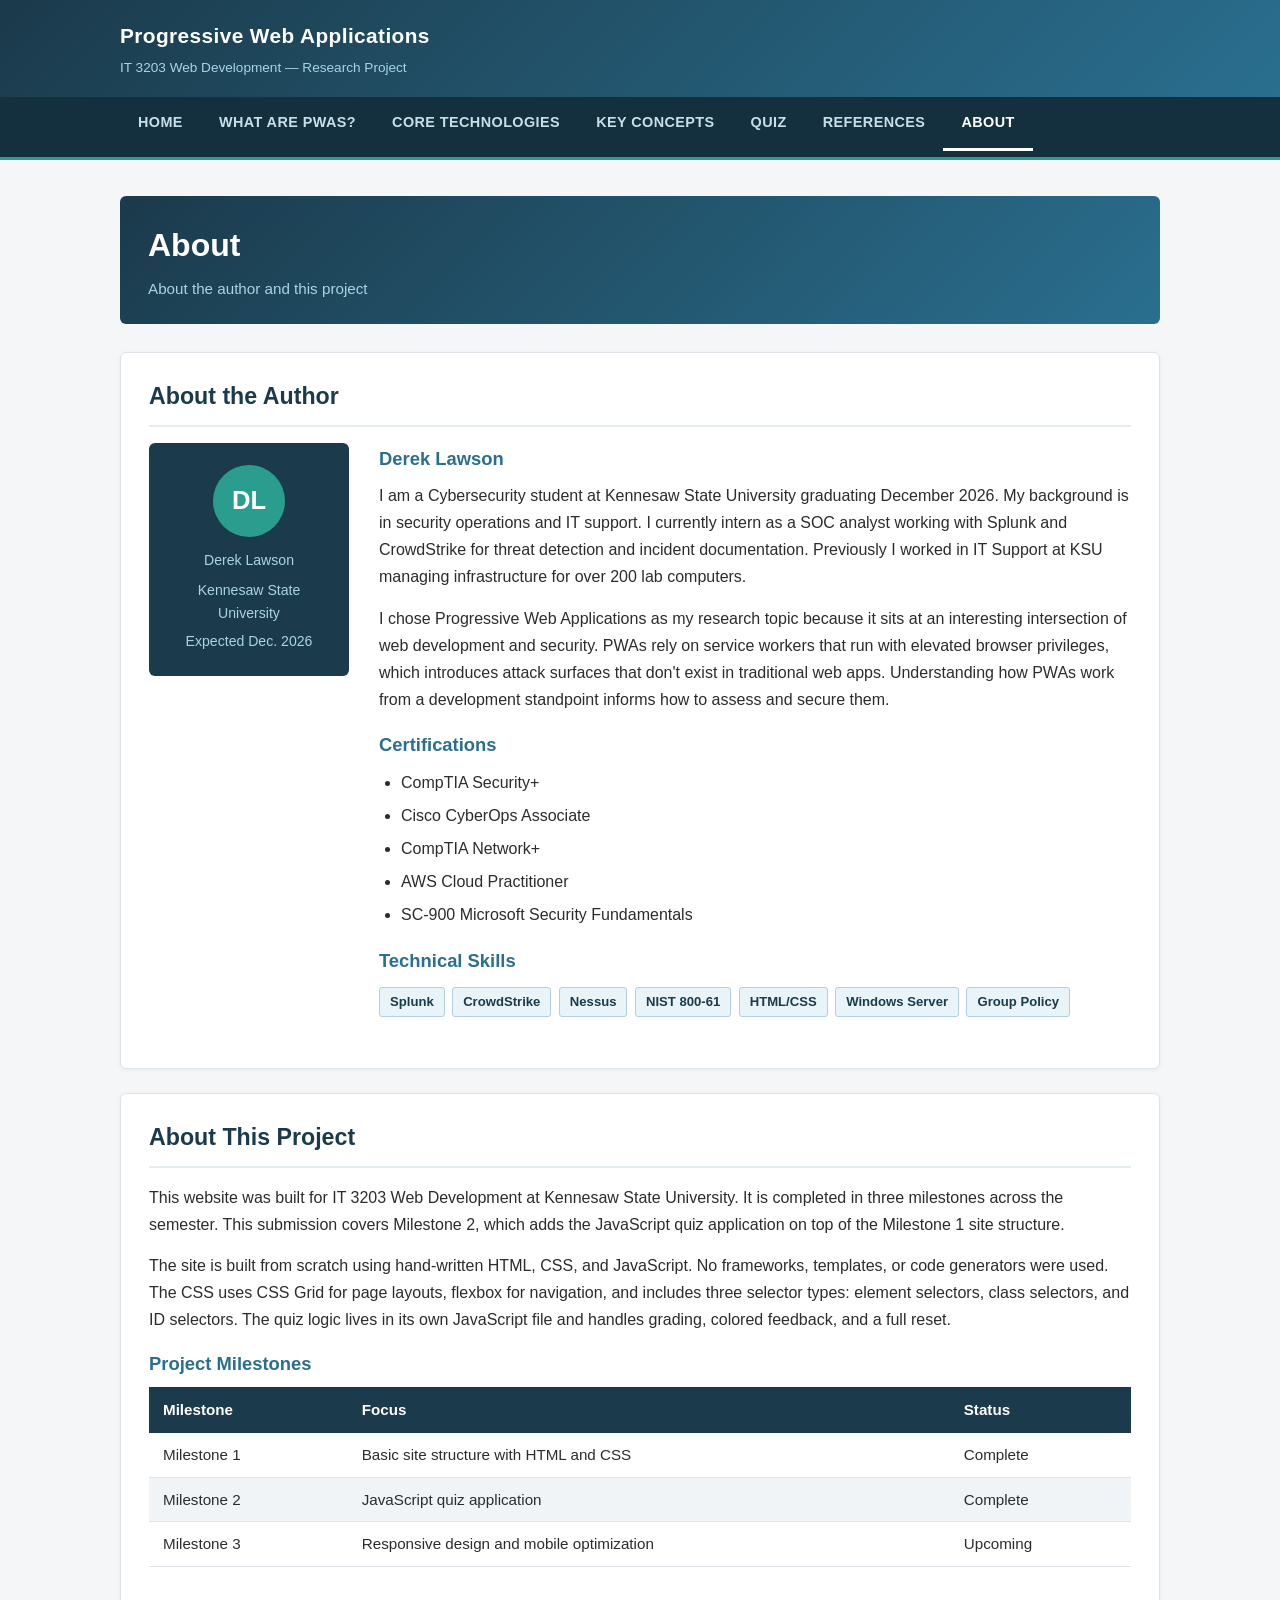
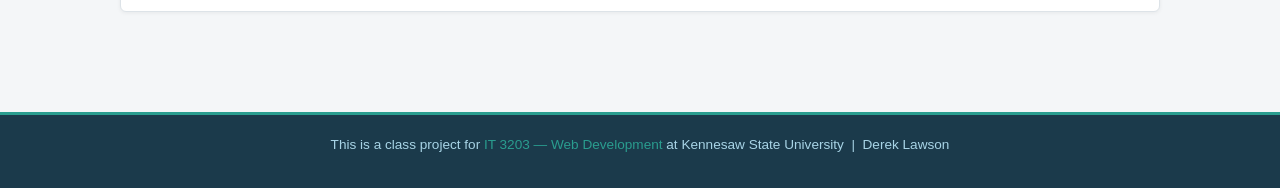
<file: about.html>
<!DOCTYPE html>
<html lang="en">
<head>
    <meta charset="UTF-8">
    <meta name="viewport" content="width=device-width, initial-scale=1.0">
    <title>About | Progressive Web Apps</title>
    <!-- Shared stylesheet -->
    <link rel="stylesheet" href="style.css">
</head>
<body>

    <!-- Site header -->
    <header id="site-header">
        <div id="header-inner">
            <div>
                <div id="site-title">Progressive Web Applications</div>
                <div id="site-subtitle">IT 3203 Web Development &mdash; Research Project</div>
            </div>
        </div>
    </header>

    <!-- Navigation -->
    <!-- Hamburger button, only visible on small screens via media query, toggles the nav list -->
    <nav id="main-nav">
        <button id="nav-toggle" aria-label="Toggle navigation menu" aria-expanded="false">&#9776;</button>
        <ul>
            <li><a href="index.html">Home</a></li>
            <li><a href="topic1.html">What Are PWAs?</a></li>
            <li><a href="topic2.html">Core Technologies</a></li>
            <li><a href="key-concepts.html">Key Concepts</a></li>
            <li><a href="quiz.html">Quiz</a></li>
            <li><a href="references.html">References</a></li>
            <li><a href="about.html" class="active">About</a></li>
        </ul>
    </nav>

    <main id="page-wrapper">

        <!-- Page banner -->
        <div class="page-banner">
            <h1>About</h1>
            <p>About the author and this project</p>
        </div>

        <!-- Author section using about-grid layout -->
        <div class="card">
            <h2>About the Author</h2>
            <div class="about-grid">

                <!-- Profile sidebar -->
                <div class="profile-box">
                    <div class="initials">DL</div>
                    <p>Derek Lawson</p>
                    <p style="margin-top:6px;">Kennesaw State University</p>
                    <p style="margin-top:4px;">Expected Dec. 2026</p>
                </div>

                <!-- Bio and skills -->
                <div>
                    <h3>Derek Lawson</h3>
                    <p>
                        I am a Cybersecurity student at Kennesaw State University graduating December 2026.
                        My background is in security operations and IT support. I currently intern as a SOC
                        analyst working with Splunk and CrowdStrike for threat detection and incident
                        documentation. Previously I worked in IT Support at KSU managing infrastructure
                        for over 200 lab computers.
                    </p>
                    <p>
                        I chose Progressive Web Applications as my research topic because it sits at an
                        interesting intersection of web development and security. PWAs rely on service
                        workers that run with elevated browser privileges, which introduces attack surfaces
                        that don't exist in traditional web apps. Understanding how PWAs work from a
                        development standpoint informs how to assess and secure them.
                    </p>

                    <!-- Certifications list -->
                    <h3 style="margin-top:16px;">Certifications</h3>
                    <ul>
                        <li>CompTIA Security+</li>
                        <li>Cisco CyberOps Associate</li>
                        <li>CompTIA Network+</li>
                        <li>AWS Cloud Practitioner</li>
                        <li>SC-900 Microsoft Security Fundamentals</li>
                    </ul>

                    <!-- Skills as tags -->
                    <h3 style="margin-top:16px;">Technical Skills</h3>
                    <div>
                        <span class="skill-tag">Splunk</span>
                        <span class="skill-tag">CrowdStrike</span>
                        <span class="skill-tag">Nessus</span>
                        <span class="skill-tag">NIST 800-61</span>
                        <span class="skill-tag">HTML/CSS</span>
                        <span class="skill-tag">Windows Server</span>
                        <span class="skill-tag">Group Policy</span>
                    </div>
                </div>
            </div>
        </div>

        <!-- Project info section -->
        <div class="card">
            <h2>About This Project</h2>
            <p>
                This website was built for IT 3203 Web Development at Kennesaw State University.
                It is completed in three milestones across the semester. This submission covers
                Milestone 2, which adds the JavaScript quiz application on top of the Milestone 1
                site structure.
            </p>
            <p>
                The site is built from scratch using hand-written HTML, CSS, and JavaScript. No
                frameworks, templates, or code generators were used. The CSS uses CSS Grid for
                page layouts, flexbox for navigation, and includes three selector types: element
                selectors, class selectors, and ID selectors. The quiz logic lives in its own
                JavaScript file and handles grading, colored feedback, and a full reset.
            </p>

            <!-- Milestone status table -->
            <h3 style="margin-top:14px;">Project Milestones</h3>
            <table>
                <thead>
                    <tr>
                        <th>Milestone</th>
                        <th>Focus</th>
                        <th>Status</th>
                    </tr>
                </thead>
                <tbody>
                    <tr>
                        <td>Milestone 1</td>
                        <td>Basic site structure with HTML and CSS</td>
                        <td>Complete</td>
                    </tr>
                    <tr>
                        <td>Milestone 2</td>
                        <td>JavaScript quiz application</td>
                        <td>Complete</td>
                    </tr>
                    <tr>
                        <td>Milestone 3</td>
                        <td>Responsive design and mobile optimization</td>
                        <td>Upcoming</td>
                    </tr>
                </tbody>
            </table>
        </div>

    </main>

    <!-- Footer -->
    <footer id="site-footer">
        <p>This is a class project for <a href="https://ksuweb.github.io/IT3203/" target="_blank">IT 3203 &mdash; Web Development</a> at Kennesaw State University &nbsp;|&nbsp; Derek Lawson</p>
    </footer>

    <!-- nav.js runs the mobile hamburger menu toggle -->
    <script src="nav.js"></script>

</body>
</html>
</file>
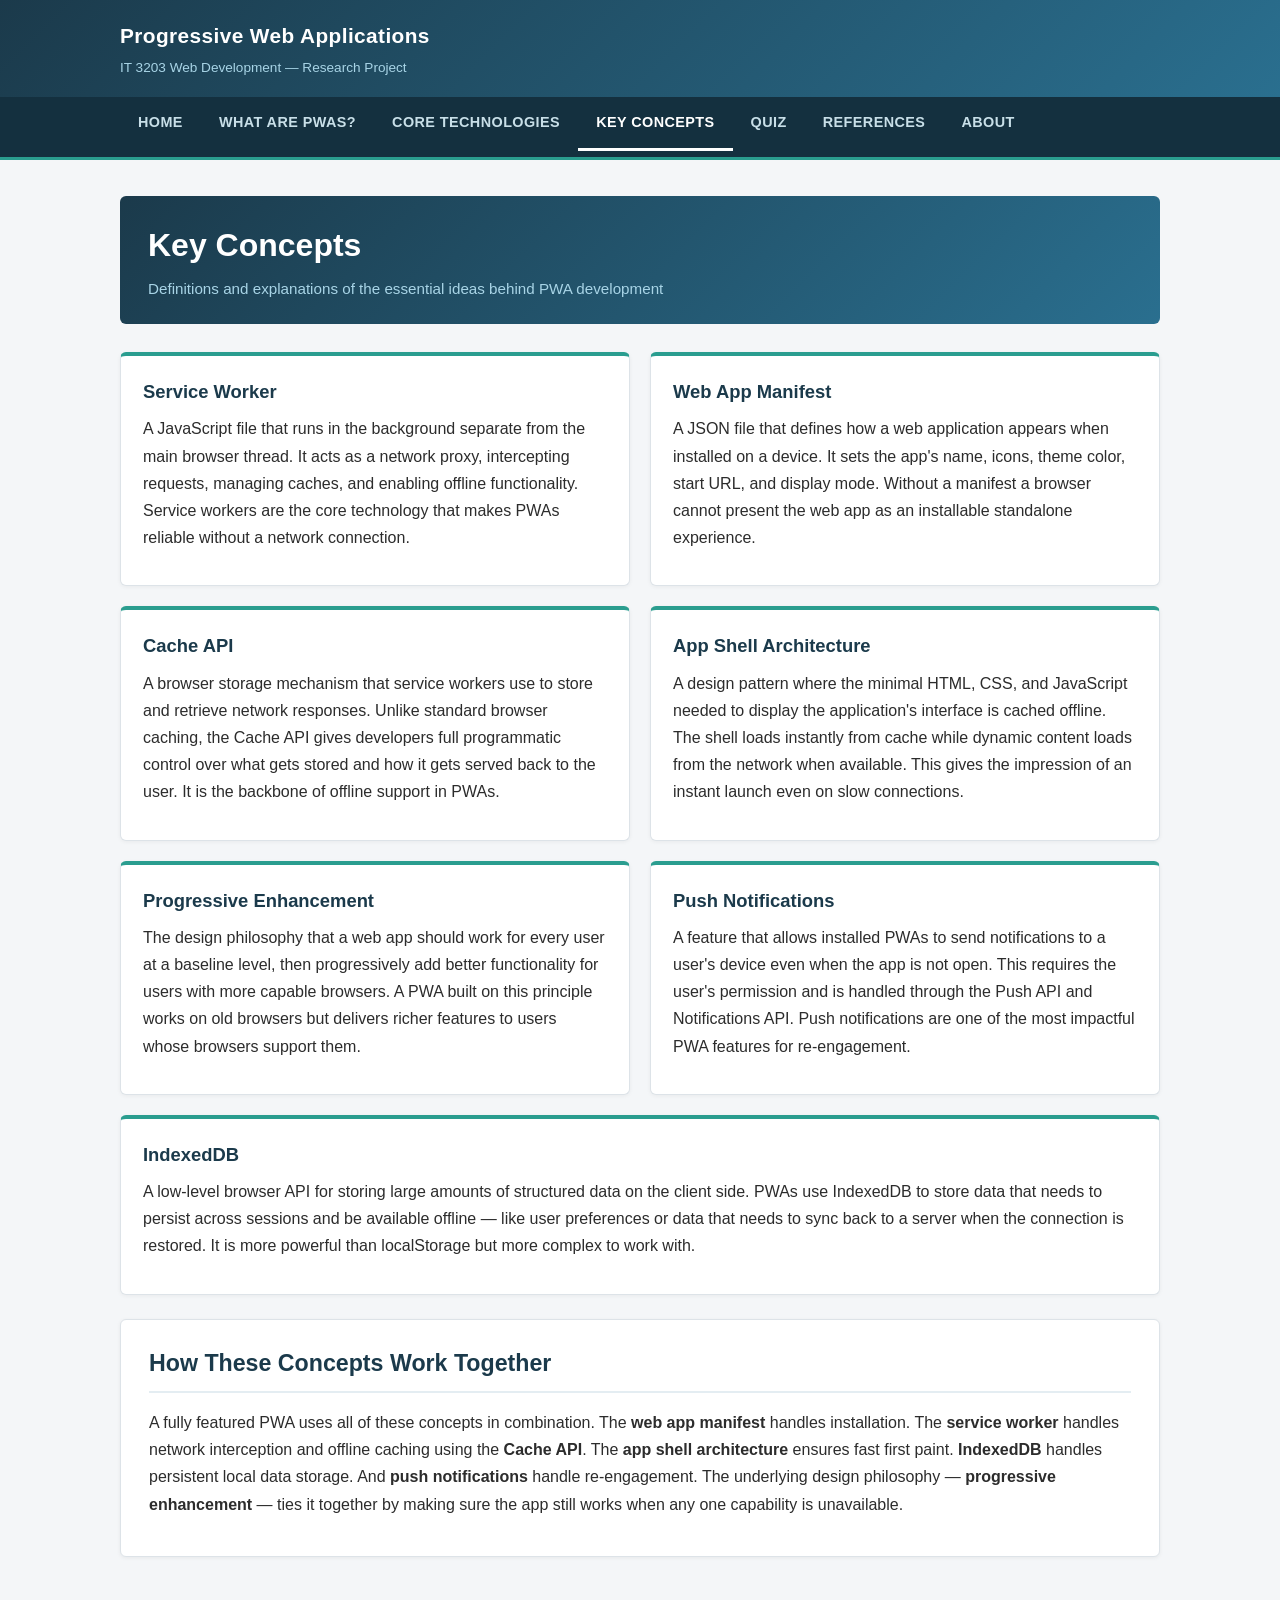
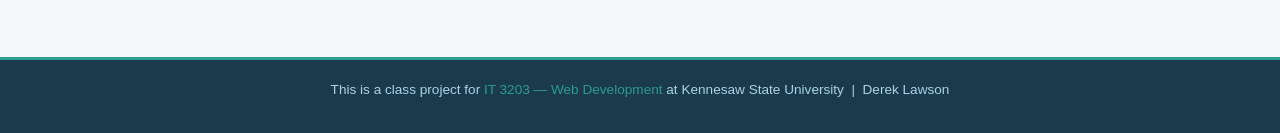
<file: key-concepts.html>
<!DOCTYPE html>
<html lang="en">
<head>
    <meta charset="UTF-8">
    <meta name="viewport" content="width=device-width, initial-scale=1.0">
    <title>Key Concepts | Progressive Web Apps</title>
    <!-- Shared stylesheet -->
    <link rel="stylesheet" href="style.css">
</head>
<body>

    <!-- Site header -->
    <header id="site-header">
        <div id="header-inner">
            <div>
                <div id="site-title">Progressive Web Applications</div>
                <div id="site-subtitle">IT 3203 Web Development &mdash; Research Project</div>
            </div>
        </div>
    </header>

    <!-- Navigation -->
    <!-- Hamburger button, only visible on small screens via media query, toggles the nav list -->
    <nav id="main-nav">
        <button id="nav-toggle" aria-label="Toggle navigation menu" aria-expanded="false">&#9776;</button>
        <ul>
            <li><a href="index.html">Home</a></li>
            <li><a href="topic1.html">What Are PWAs?</a></li>
            <li><a href="topic2.html">Core Technologies</a></li>
            <li><a href="key-concepts.html" class="active">Key Concepts</a></li>
            <li><a href="quiz.html">Quiz</a></li>
            <li><a href="references.html">References</a></li>
            <li><a href="about.html">About</a></li>
        </ul>
    </nav>

    <main id="page-wrapper">

        <!-- Page banner -->
        <div class="page-banner">
            <h1>Key Concepts</h1>
            <p>Definitions and explanations of the essential ideas behind PWA development</p>
        </div>

        <!-- 7 concept cards in a 2-column grid -->
        <div class="concept-grid">

            <!-- Concept 1 -->
            <div class="concept-card">
                <h3>Service Worker</h3>
                <p>
                    A JavaScript file that runs in the background separate from the main browser
                    thread. It acts as a network proxy, intercepting requests, managing caches,
                    and enabling offline functionality. Service workers are the core technology
                    that makes PWAs reliable without a network connection.
                </p>
            </div>

            <!-- Concept 2 -->
            <div class="concept-card">
                <h3>Web App Manifest</h3>
                <p>
                    A JSON file that defines how a web application appears when installed on a
                    device. It sets the app's name, icons, theme color, start URL, and display
                    mode. Without a manifest a browser cannot present the web app as an
                    installable standalone experience.
                </p>
            </div>

            <!-- Concept 3 -->
            <div class="concept-card">
                <h3>Cache API</h3>
                <p>
                    A browser storage mechanism that service workers use to store and retrieve
                    network responses. Unlike standard browser caching, the Cache API gives
                    developers full programmatic control over what gets stored and how it gets
                    served back to the user. It is the backbone of offline support in PWAs.
                </p>
            </div>

            <!-- Concept 4 -->
            <div class="concept-card">
                <h3>App Shell Architecture</h3>
                <p>
                    A design pattern where the minimal HTML, CSS, and JavaScript needed to
                    display the application's interface is cached offline. The shell loads
                    instantly from cache while dynamic content loads from the network when
                    available. This gives the impression of an instant launch even on slow connections.
                </p>
            </div>

            <!-- Concept 5 -->
            <div class="concept-card">
                <h3>Progressive Enhancement</h3>
                <p>
                    The design philosophy that a web app should work for every user at a baseline
                    level, then progressively add better functionality for users with more capable
                    browsers. A PWA built on this principle works on old browsers but delivers
                    richer features to users whose browsers support them.
                </p>
            </div>

            <!-- Concept 6 -->
            <div class="concept-card">
                <h3>Push Notifications</h3>
                <p>
                    A feature that allows installed PWAs to send notifications to a user's device
                    even when the app is not open. This requires the user's permission and is
                    handled through the Push API and Notifications API. Push notifications are
                    one of the most impactful PWA features for re-engagement.
                </p>
            </div>

            <!-- Concept 7 - spans full width -->
            <div class="concept-card" style="grid-column: 1 / -1;">
                <h3>IndexedDB</h3>
                <p>
                    A low-level browser API for storing large amounts of structured data on the
                    client side. PWAs use IndexedDB to store data that needs to persist across
                    sessions and be available offline — like user preferences or data that needs
                    to sync back to a server when the connection is restored. It is more powerful
                    than localStorage but more complex to work with.
                </p>
            </div>

        </div>

        <!-- Summary card -->
        <div class="card">
            <h2>How These Concepts Work Together</h2>
            <p>
                A fully featured PWA uses all of these concepts in combination. The
                <strong>web app manifest</strong> handles installation. The
                <strong>service worker</strong> handles network interception and offline caching
                using the <strong>Cache API</strong>. The <strong>app shell architecture</strong>
                ensures fast first paint. <strong>IndexedDB</strong> handles persistent local
                data storage. And <strong>push notifications</strong> handle re-engagement.
                The underlying design philosophy — <strong>progressive enhancement</strong> — ties
                it together by making sure the app still works when any one capability is unavailable.
            </p>
        </div>

    </main>

    <!-- Footer -->
    <footer id="site-footer">
        <p>This is a class project for <a href="https://ksuweb.github.io/IT3203/" target="_blank">IT 3203 &mdash; Web Development</a> at Kennesaw State University &nbsp;|&nbsp; Derek Lawson</p>
    </footer>

    <!-- nav.js runs the mobile hamburger menu toggle -->
    <script src="nav.js"></script>

</body>
</html>
</file>
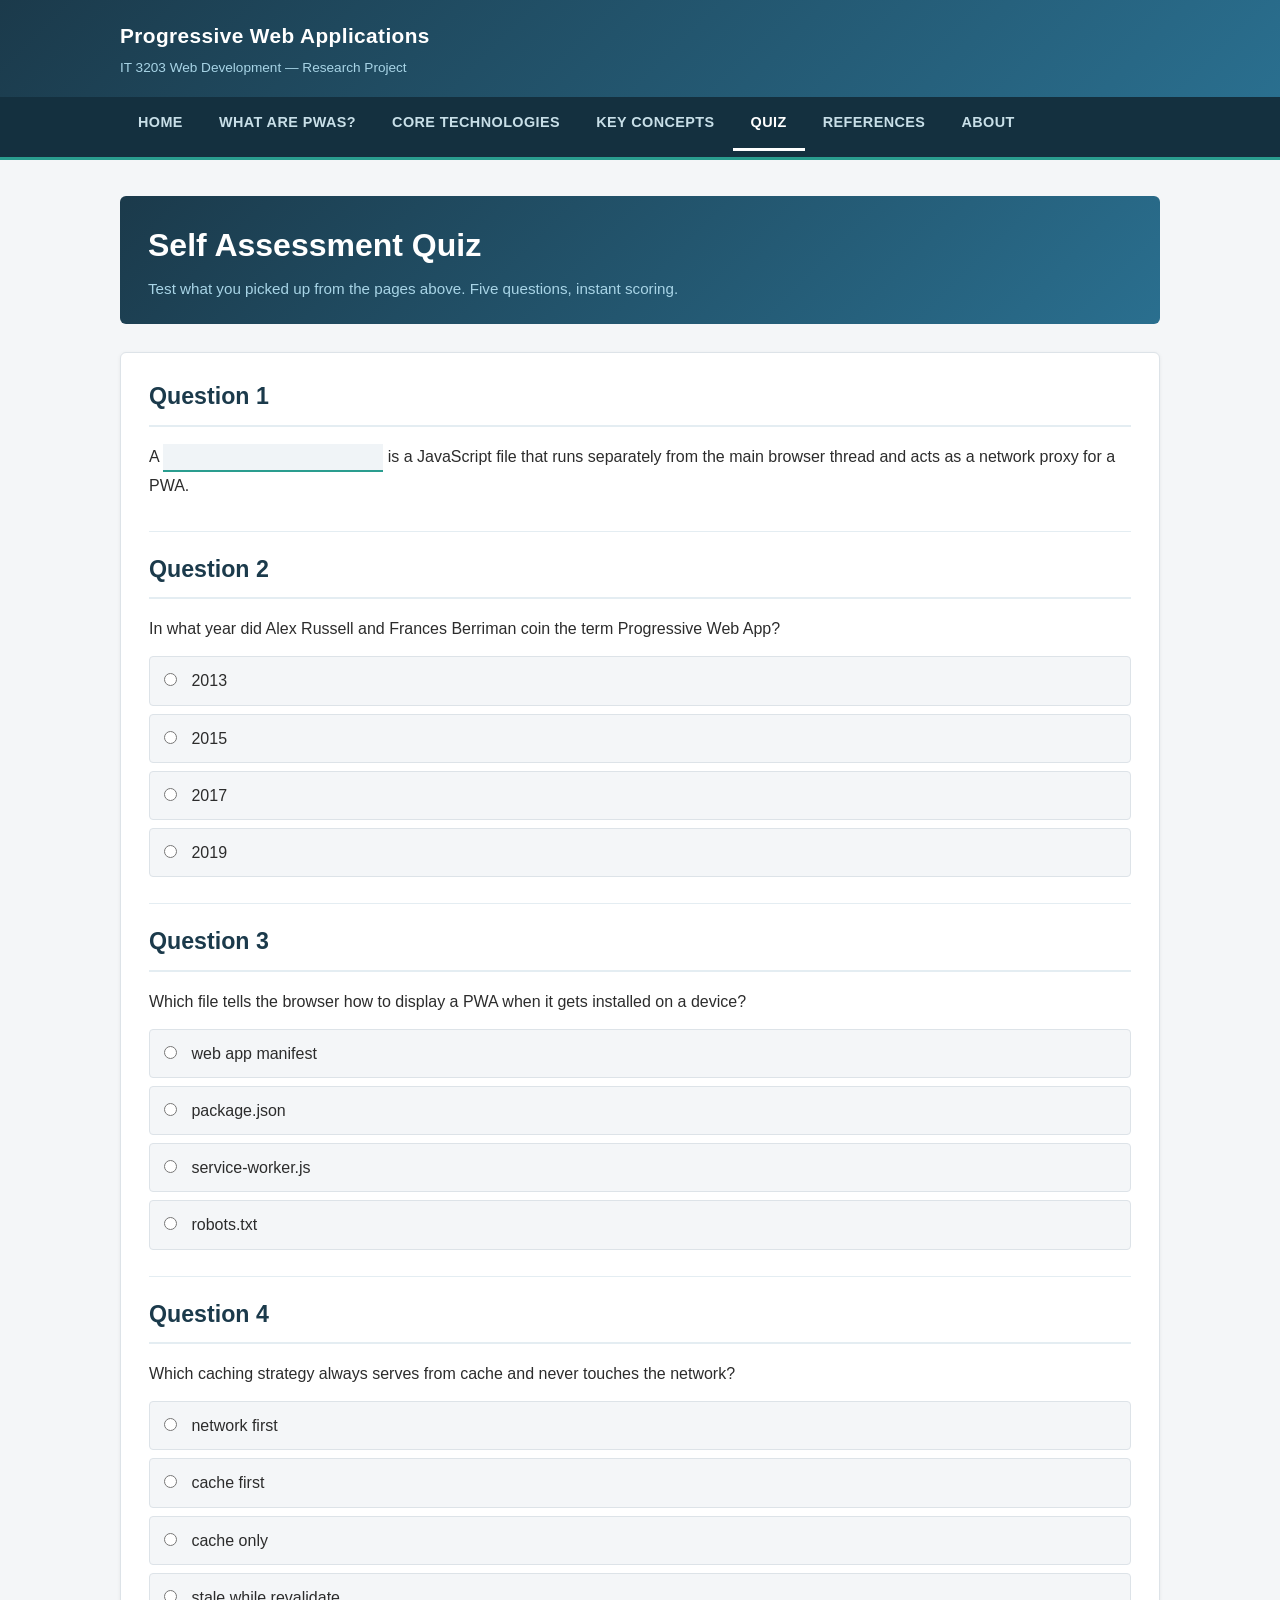
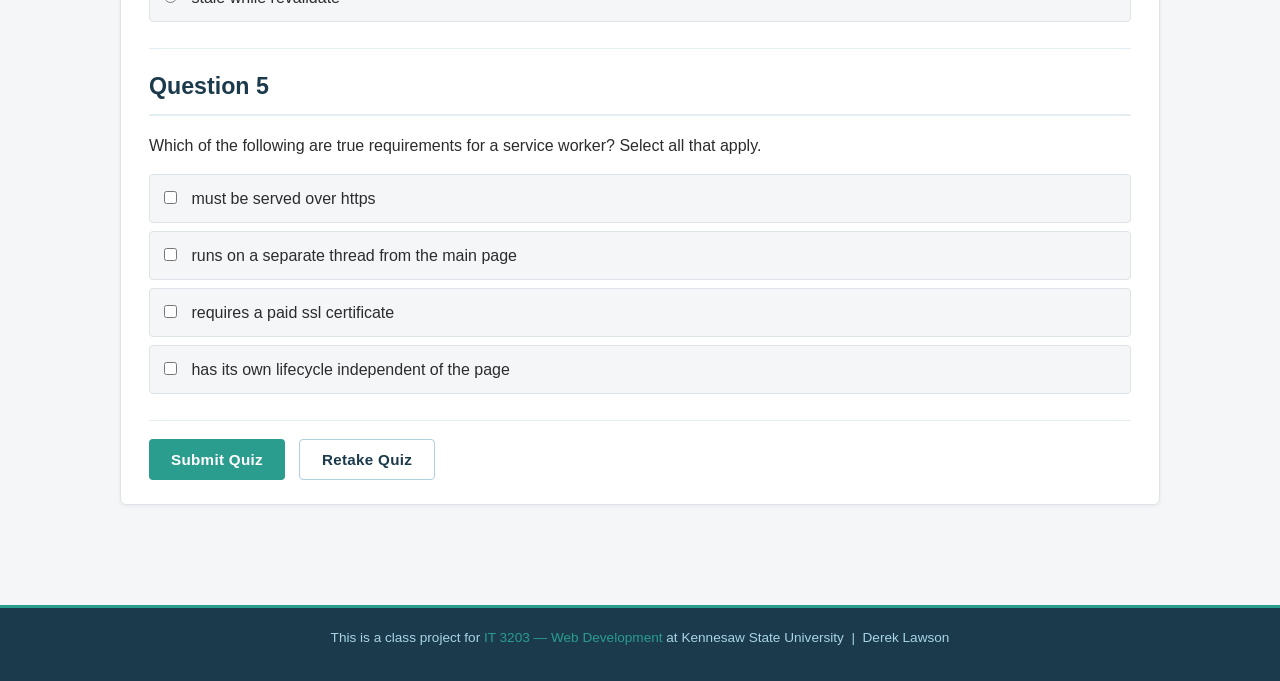
<file: quiz.html>
<!DOCTYPE html>
<html lang="en">
<head>
    <meta charset="UTF-8">
    <meta name="viewport" content="width=device-width, initial-scale=1.0">
    <title>Self Assessment Quiz | Progressive Web Apps</title>
    <!-- Shared stylesheet -->
    <link rel="stylesheet" href="style.css">
</head>
<body>

    <!-- Site header -->
    <header id="site-header">
        <div id="header-inner">
            <div>
                <div id="site-title">Progressive Web Applications</div>
                <div id="site-subtitle">IT 3203 Web Development &mdash; Research Project</div>
            </div>
        </div>
    </header>

    <!-- Navigation -->
    <!-- Hamburger button, only visible on small screens via media query, toggles the nav list -->
    <nav id="main-nav">
        <button id="nav-toggle" aria-label="Toggle navigation menu" aria-expanded="false">&#9776;</button>
        <ul>
            <li><a href="index.html">Home</a></li>
            <li><a href="topic1.html">What Are PWAs?</a></li>
            <li><a href="topic2.html">Core Technologies</a></li>
            <li><a href="key-concepts.html">Key Concepts</a></li>
            <li><a href="quiz.html" class="active">Quiz</a></li>
            <li><a href="references.html">References</a></li>
            <li><a href="about.html">About</a></li>
        </ul>
    </nav>

    <main id="page-wrapper">

        <!-- Page banner -->
        <div class="page-banner">
            <h1>Self Assessment Quiz</h1>
            <p>Test what you picked up from the pages above. Five questions, instant scoring.</p>
        </div>

        <!-- Quiz form card -->
        <div class="card">
            <form id="quiz-form">

                <!-- Question 1: fill in the blank -->
                <div class="quiz-question" data-qnum="1" data-type="fill">
                    <h2>Question 1</h2>
                    <p>A <input type="text" id="q1-input" class="blank-input" autocomplete="off"> is a JavaScript file that runs separately from the main browser thread and acts as a network proxy for a PWA.</p>
                    <div class="q-feedback" id="q1-feedback"></div>
                </div>

                <!-- Question 2: multiple choice, one correct -->
                <div class="quiz-question" data-qnum="2" data-type="single">
                    <h2>Question 2</h2>
                    <p>In what year did Alex Russell and Frances Berriman coin the term Progressive Web App?</p>
                    <label class="option-label"><input type="radio" name="q2" value="2013"> 2013</label>
                    <label class="option-label"><input type="radio" name="q2" value="2015"> 2015</label>
                    <label class="option-label"><input type="radio" name="q2" value="2017"> 2017</label>
                    <label class="option-label"><input type="radio" name="q2" value="2019"> 2019</label>
                    <div class="q-feedback" id="q2-feedback"></div>
                </div>

                <!-- Question 3: multiple choice, one correct -->
                <div class="quiz-question" data-qnum="3" data-type="single">
                    <h2>Question 3</h2>
                    <p>Which file tells the browser how to display a PWA when it gets installed on a device?</p>
                    <label class="option-label"><input type="radio" name="q3" value="manifest"> web app manifest</label>
                    <label class="option-label"><input type="radio" name="q3" value="package"> package.json</label>
                    <label class="option-label"><input type="radio" name="q3" value="sw"> service-worker.js</label>
                    <label class="option-label"><input type="radio" name="q3" value="robots"> robots.txt</label>
                    <div class="q-feedback" id="q3-feedback"></div>
                </div>

                <!-- Question 4: multiple choice, one correct -->
                <div class="quiz-question" data-qnum="4" data-type="single">
                    <h2>Question 4</h2>
                    <p>Which caching strategy always serves from cache and never touches the network?</p>
                    <label class="option-label"><input type="radio" name="q4" value="networkfirst"> network first</label>
                    <label class="option-label"><input type="radio" name="q4" value="cachefirst"> cache first</label>
                    <label class="option-label"><input type="radio" name="q4" value="cacheonly"> cache only</label>
                    <label class="option-label"><input type="radio" name="q4" value="swr"> stale while revalidate</label>
                    <div class="q-feedback" id="q4-feedback"></div>
                </div>

                <!-- Question 5: multi select, more than one correct -->
                <div class="quiz-question" data-qnum="5" data-type="multi">
                    <h2>Question 5</h2>
                    <p>Which of the following are true requirements for a service worker? Select all that apply.</p>
                    <label class="option-label"><input type="checkbox" name="q5" value="https"> must be served over https</label>
                    <label class="option-label"><input type="checkbox" name="q5" value="thread"> runs on a separate thread from the main page</label>
                    <label class="option-label"><input type="checkbox" name="q5" value="paidssl"> requires a paid ssl certificate</label>
                    <label class="option-label"><input type="checkbox" name="q5" value="lifecycle"> has its own lifecycle independent of the page</label>
                    <div class="q-feedback" id="q5-feedback"></div>
                </div>

                <!-- Buttons -->
                <div class="quiz-buttons">
                    <button type="submit" id="submit-btn">Submit Quiz</button>
                    <button type="button" id="reset-btn">Retake Quiz</button>
                </div>
            </form>

            <!-- Results summary, hidden until submit -->
            <div id="results-summary" class="results-summary hidden">
                <h2 id="results-heading">Result</h2>
                <p id="results-score"></p>
            </div>
        </div>

    </main>

    <!-- Footer -->
    <footer id="site-footer">
        <p>This is a class project for <a href="https://ksuweb.github.io/IT3203/" target="_blank">IT 3203 &mdash; Web Development</a> at Kennesaw State University &nbsp;|&nbsp; Derek Lawson</p>
    </footer>

    <!-- Quiz logic, separate file -->
    <!-- nav.js runs the mobile hamburger menu toggle -->
    <script src="nav.js"></script>
    <script src="quiz.js"></script>

</body>
</html>
</file>
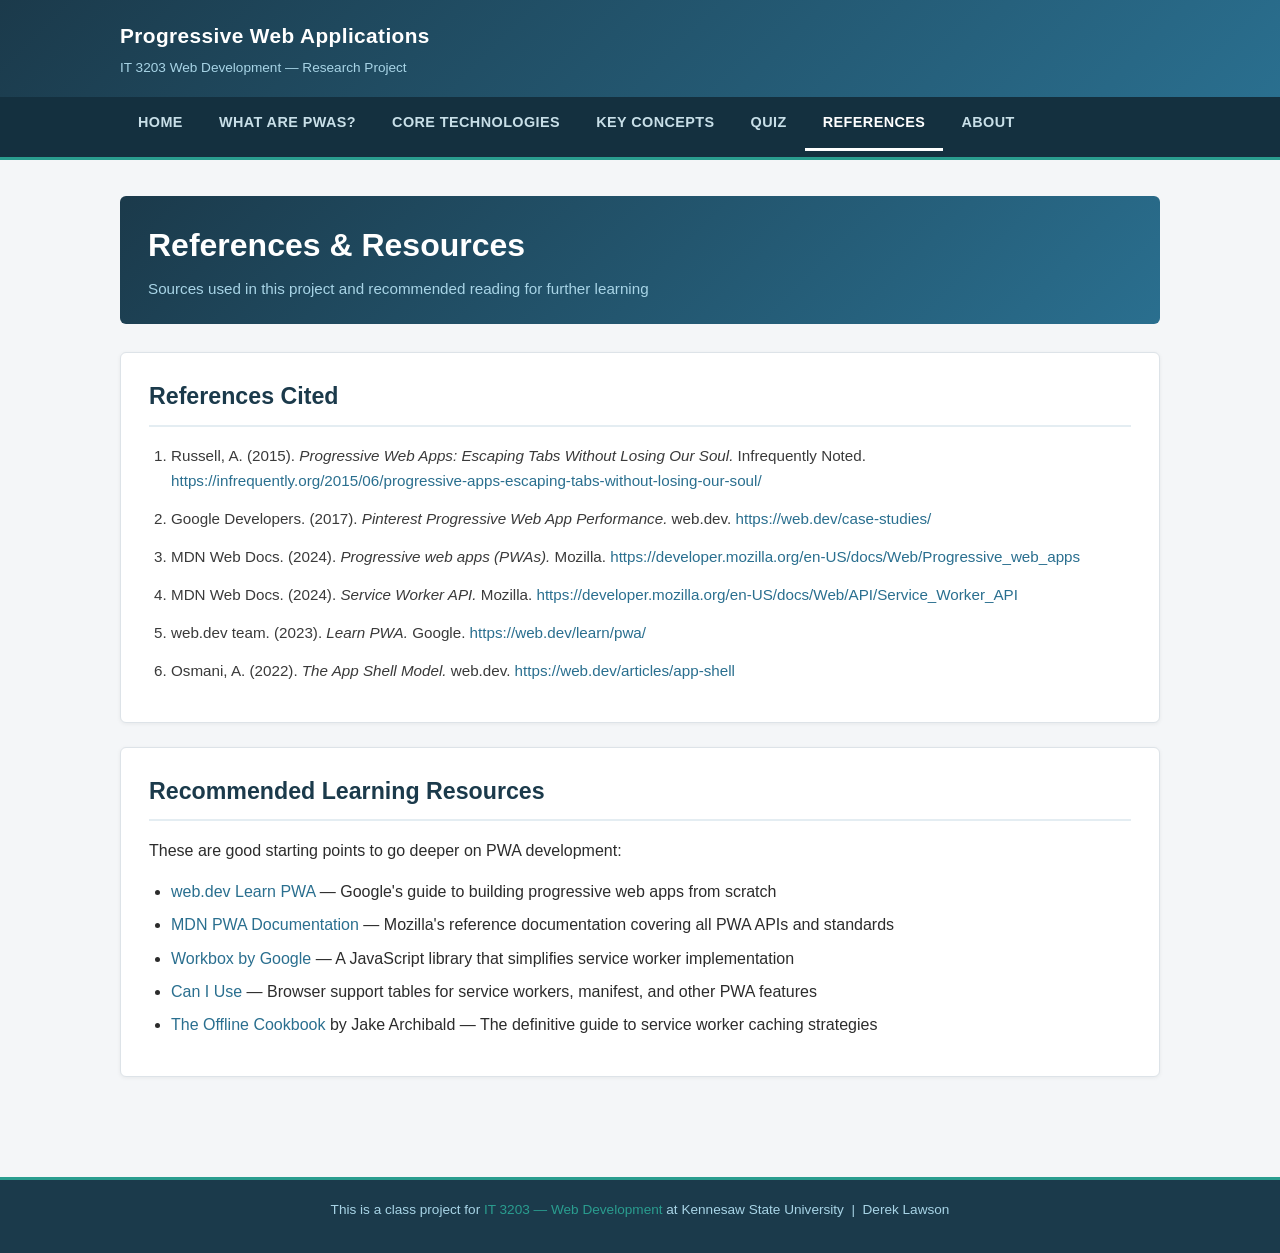
<file: references.html>
<!DOCTYPE html>
<html lang="en">
<head>
    <meta charset="UTF-8">
    <meta name="viewport" content="width=device-width, initial-scale=1.0">
    <title>References | Progressive Web Apps</title>
    <!-- Shared stylesheet -->
    <link rel="stylesheet" href="style.css">
</head>
<body>

    <!-- Site header -->
    <header id="site-header">
        <div id="header-inner">
            <div>
                <div id="site-title">Progressive Web Applications</div>
                <div id="site-subtitle">IT 3203 Web Development &mdash; Research Project</div>
            </div>
        </div>
    </header>

    <!-- Navigation -->
    <!-- Hamburger button, only visible on small screens via media query, toggles the nav list -->
    <nav id="main-nav">
        <button id="nav-toggle" aria-label="Toggle navigation menu" aria-expanded="false">&#9776;</button>
        <ul>
            <li><a href="index.html">Home</a></li>
            <li><a href="topic1.html">What Are PWAs?</a></li>
            <li><a href="topic2.html">Core Technologies</a></li>
            <li><a href="key-concepts.html">Key Concepts</a></li>
            <li><a href="quiz.html">Quiz</a></li>
            <li><a href="references.html" class="active">References</a></li>
            <li><a href="about.html">About</a></li>
        </ul>
    </nav>

    <main id="page-wrapper">

        <!-- Page banner -->
        <div class="page-banner">
            <h1>References &amp; Resources</h1>
            <p>Sources used in this project and recommended reading for further learning</p>
        </div>

        <!-- Cited references -->
        <div class="card">
            <h2>References Cited</h2>
            <ol class="ref-list">
                <li>
                    Russell, A. (2015). <em>Progressive Web Apps: Escaping Tabs Without Losing Our Soul.</em>
                    Infrequently Noted.
                    <a href="https://infrequently.org/2015/06/progressive-apps-escaping-tabs-without-losing-our-soul/" target="_blank">
                        https://infrequently.org/2015/06/progressive-apps-escaping-tabs-without-losing-our-soul/
                    </a>
                </li>
                <li>
                    Google Developers. (2017). <em>Pinterest Progressive Web App Performance.</em>
                    web.dev.
                    <a href="https://web.dev/case-studies/" target="_blank">https://web.dev/case-studies/</a>
                </li>
                <li>
                    MDN Web Docs. (2024). <em>Progressive web apps (PWAs).</em> Mozilla.
                    <a href="https://developer.mozilla.org/en-US/docs/Web/Progressive_web_apps" target="_blank">
                        https://developer.mozilla.org/en-US/docs/Web/Progressive_web_apps
                    </a>
                </li>
                <li>
                    MDN Web Docs. (2024). <em>Service Worker API.</em> Mozilla.
                    <a href="https://developer.mozilla.org/en-US/docs/Web/API/Service_Worker_API" target="_blank">
                        https://developer.mozilla.org/en-US/docs/Web/API/Service_Worker_API
                    </a>
                </li>
                <li>
                    web.dev team. (2023). <em>Learn PWA.</em> Google.
                    <a href="https://web.dev/learn/pwa/" target="_blank">https://web.dev/learn/pwa/</a>
                </li>
                <li>
                    Osmani, A. (2022). <em>The App Shell Model.</em> web.dev.
                    <a href="https://web.dev/articles/app-shell" target="_blank">https://web.dev/articles/app-shell</a>
                </li>
            </ol>
        </div>

        <!-- Additional learning resources -->
        <div class="card">
            <h2>Recommended Learning Resources</h2>
            <p>These are good starting points to go deeper on PWA development:</p>
            <ul>
                <li>
                    <a href="https://web.dev/learn/pwa/" target="_blank">web.dev Learn PWA</a> &mdash;
                    Google's guide to building progressive web apps from scratch
                </li>
                <li>
                    <a href="https://developer.mozilla.org/en-US/docs/Web/Progressive_web_apps" target="_blank">MDN PWA Documentation</a> &mdash;
                    Mozilla's reference documentation covering all PWA APIs and standards
                </li>
                <li>
                    <a href="https://developers.google.com/web/tools/workbox" target="_blank">Workbox by Google</a> &mdash;
                    A JavaScript library that simplifies service worker implementation
                </li>
                <li>
                    <a href="https://caniuse.com/" target="_blank">Can I Use</a> &mdash;
                    Browser support tables for service workers, manifest, and other PWA features
                </li>
                <li>
                    <a href="https://jakearchibald.com/2014/offline-cookbook/" target="_blank">The Offline Cookbook</a> by Jake Archibald &mdash;
                    The definitive guide to service worker caching strategies
                </li>
            </ul>
        </div>

    </main>

    <!-- Footer -->
    <footer id="site-footer">
        <p>This is a class project for <a href="https://ksuweb.github.io/IT3203/" target="_blank">IT 3203 &mdash; Web Development</a> at Kennesaw State University &nbsp;|&nbsp; Derek Lawson</p>
    </footer>

    <!-- nav.js runs the mobile hamburger menu toggle -->
    <script src="nav.js"></script>

</body>
</html>
</file>
<file: style.css>
/* =============================================
   IT 3203 Project Milestone 3
   Topic: Progressive Web Applications
   Author: Derek Lawson
   this file now includes responsive and mobile
   web design rules at the bottom, see the media
   query section for milestone 3 specific changes
   ============================================= */

/* === RESET & BASE STYLES === */
* {
    margin: 0;
    padding: 0;
    box-sizing: border-box;
}

body {
    font-family: 'Segoe UI', Arial, sans-serif;
    font-size: 16px;
    color: #2c2c2c;
    background-color: #f4f6f8;
    line-height: 1.7;
}

/* === ELEMENT SELECTORS === */

h1, h2, h3 {
    font-weight: 700;
    color: #1b3a4b;
}

h1 { font-size: 2rem; }
h2 { font-size: 1.45rem; margin-bottom: 10px; }
h3 { font-size: 1.15rem; margin-bottom: 8px; color: #2a6f8f; }

p {
    margin-bottom: 14px;
}

/* Link default and hover */
a {
    color: #2a6f8f;
    text-decoration: none;
    transition: color 0.2s ease;
}

a:hover {
    color: #1b3a4b;
    text-decoration: underline;
}

ul, ol {
    padding-left: 22px;
    margin-bottom: 14px;
}

li {
    margin-bottom: 6px;
}

table {
    width: 100%;
    border-collapse: collapse;
    margin-bottom: 20px;
    background: #fff;
}

th {
    background-color: #1b3a4b;
    color: #ffffff;
    padding: 10px 14px;
    text-align: left;
    font-size: 0.95rem;
}

td {
    padding: 9px 14px;
    border-bottom: 1px solid #dde3e8;
    font-size: 0.95rem;
}

/* Alternating row color for readability */
tr:nth-child(even) td {
    background-color: #f0f4f7;
}

img {
    max-width: 100%;
    border-radius: 4px;
    display: block;
    margin: 16px 0;
}

/* === ID SELECTORS === */

/* Site header gradient */
#site-header {
    background: linear-gradient(135deg, #1b3a4b 0%, #2a6f8f 100%);
    color: #ffffff;
    padding: 0;
}

#header-inner {
    display: grid;
    grid-template-columns: 1fr auto;
    align-items: center;
    max-width: 1100px;
    margin: 0 auto;
    padding: 18px 30px;
}

#site-title {
    font-size: 1.3rem;
    font-weight: 700;
    color: #ffffff;
    letter-spacing: 0.02em;
}

#site-subtitle {
    font-size: 0.85rem;
    color: #a8d4e6;
    margin-top: 3px;
}

/* Nav bar below the header */
#main-nav {
    background-color: #14303f;
    border-bottom: 3px solid #2a9d8f;
    position: relative;
}

/* hamburger button for mobile nav, hidden on desktop by default */
#nav-toggle {
    display: none;
    background: none;
    border: none;
    color: #ffffff;
    font-size: 1.6rem;
    padding: 10px 30px;
    cursor: pointer;
    line-height: 1;
}

#main-nav ul {
    display: flex;
    list-style: none;
    padding: 0 30px;
    margin: 0 auto;
    max-width: 1100px;
}

#main-nav ul li a {
    display: block;
    color: #c8dfe8;
    padding: 13px 18px;
    font-size: 0.9rem;
    font-weight: 600;
    letter-spacing: 0.03em;
    text-transform: uppercase;
    text-decoration: none;
    border-bottom: 3px solid transparent;
    transition: color 0.2s, border-bottom 0.2s;
}

/* Hover and active state on nav links */
#main-nav ul li a:hover {
    color: #2a9d8f;
    border-bottom: 3px solid #2a9d8f;
    text-decoration: none;
}

#main-nav ul li a.active {
    color: #ffffff;
    border-bottom: 3px solid #ffffff;
}

/* Content wrapper - centers everything */
#page-wrapper {
    max-width: 1100px;
    margin: 0 auto;
    padding: 36px 30px;
}

/* Footer */
#site-footer {
    background-color: #1b3a4b;
    color: #a8d4e6;
    text-align: center;
    padding: 18px 30px;
    font-size: 0.85rem;
    margin-top: 40px;
    border-top: 3px solid #2a9d8f;
}

#site-footer a {
    color: #2a9d8f;
}

#site-footer a:hover {
    color: #ffffff;
}

/* === CLASS SELECTORS === */

/* Hero section at top of homepage */
.hero {
    background: linear-gradient(135deg, #e8f4f8 0%, #d0eaf5 100%);
    border-left: 5px solid #2a9d8f;
    border-radius: 4px;
    padding: 28px 30px;
    margin-bottom: 32px;
}

.hero h1 {
    font-size: 1.9rem;
    color: #1b3a4b;
    margin-bottom: 10px;
}

.hero p {
    color: #3a5a6b;
    font-size: 1.05rem;
    max-width: 700px;
}

/* Reusable card container */
.card {
    background: #ffffff;
    border-radius: 6px;
    border: 1px solid #dde3e8;
    padding: 24px 28px;
    margin-bottom: 24px;
    box-shadow: 0 1px 4px rgba(0,0,0,0.06);
}

.card h2 {
    border-bottom: 2px solid #e4edf2;
    padding-bottom: 8px;
    margin-bottom: 16px;
}

/* Two column grid */
.two-col {
    display: grid;
    grid-template-columns: 1fr 1fr;
    gap: 24px;
    margin-bottom: 24px;
}

/* Key terms display on homepage */
.terms-grid {
    display: grid;
    grid-template-columns: repeat(3, 1fr);
    gap: 14px;
    margin-bottom: 24px;
}

.term-chip {
    background: #1b3a4b;
    color: #ffffff;
    padding: 10px 14px;
    border-radius: 4px;
    font-size: 0.88rem;
    font-weight: 600;
    text-align: center;
}

/* Table of contents box */
.toc {
    background: #f0f4f7;
    border: 1px solid #d0dce5;
    border-radius: 4px;
    padding: 20px 24px;
    margin-bottom: 28px;
}

.toc h2 {
    font-size: 1.1rem;
    margin-bottom: 12px;
    color: #1b3a4b;
    border: none;
    padding: 0;
}

.toc ol {
    margin: 0;
    padding-left: 20px;
}

.toc li {
    margin-bottom: 7px;
    font-size: 0.95rem;
}

/* concept cards for key concepts page */
.concept-grid {
    display: grid;
    grid-template-columns: 1fr 1fr;
    gap: 20px;
    margin-bottom: 24px;
}

.concept-card {
    background: #ffffff;
    border-radius: 6px;
    border: 1px solid #dde3e8;
    border-top: 4px solid #2a9d8f;
    padding: 20px 22px;
    box-shadow: 0 1px 4px rgba(0,0,0,0.05);
}

.concept-card h3 {
    color: #1b3a4b;
    margin-bottom: 8px;
}

/* styling for references list */
.ref-list {
    padding-left: 22px;
}

.ref-list li {
    margin-bottom: 12px;
    font-size: 0.95rem;
    color: #3a3a3a;
}

/* About page layout */
.about-grid {
    display: grid;
    grid-template-columns: 200px 1fr;
    gap: 30px;
    align-items: start;
    margin-bottom: 24px;
}

.profile-box {
    background: #1b3a4b;
    color: #ffffff;
    border-radius: 6px;
    padding: 22px 18px;
    text-align: center;
}

.profile-box .initials {
    width: 72px;
    height: 72px;
    background: #2a9d8f;
    border-radius: 50%;
    display: flex;
    align-items: center;
    justify-content: center;
    font-size: 1.6rem;
    font-weight: 700;
    color: #ffffff;
    margin: 0 auto 12px auto;
}

.profile-box p {
    font-size: 0.88rem;
    color: #a8d4e6;
    margin: 0;
}

/* skill tag badges */
.skill-tag {
    display: inline-block;
    background: #e8f4f8;
    color: #1b3a4b;
    border: 1px solid #b0cfe0;
    border-radius: 3px;
    padding: 3px 10px;
    font-size: 0.82rem;
    font-weight: 600;
    margin: 3px 3px 3px 0;
}

/* Page title banner used on inner pages */
.page-banner {
    background: linear-gradient(135deg, #1b3a4b, #2a6f8f);
    color: #ffffff;
    padding: 22px 28px;
    border-radius: 6px;
    margin-bottom: 28px;
}

.page-banner h1 {
    color: #ffffff;
    margin-bottom: 4px;
}

.page-banner p {
    color: #a8d4e6;
    font-size: 0.95rem;
    margin: 0;
}

/* Image caption */
.img-caption {
    font-size: 0.82rem;
    color: #666;
    text-align: center;
    margin-top: -10px;
    margin-bottom: 16px;
}

/* === QUIZ PAGE (MILESTONE 2) === */

/* wraps each question, adds spacing and a divider between questions */
.quiz-question {
    border-bottom: 1px solid #e4edf2;
    padding-bottom: 18px;
    margin-bottom: 18px;
}

.quiz-question:last-of-type {
    border-bottom: none;
}

/* fill in the blank text input, styled to sit inline with the sentence */
.blank-input {
    border: none;
    border-bottom: 2px solid #2a9d8f;
    background: #f0f4f7;
    font-size: 1rem;
    font-family: inherit;
    padding: 4px 8px;
    width: 220px;
    color: #1b3a4b;
}

.blank-input:focus {
    outline: none;
    border-bottom: 2px solid #1b3a4b;
    background: #e8f4f8;
}

/* radio and checkbox option rows */
.option-label {
    display: block;
    background: #f4f6f8;
    border: 1px solid #dde3e8;
    border-radius: 4px;
    padding: 10px 14px;
    margin-bottom: 8px;
    cursor: pointer;
    transition: background 0.15s, border-color 0.15s;
}

.option-label:hover {
    background: #e8f4f8;
    border-color: #2a9d8f;
}

.option-label input {
    margin-right: 10px;
}

/* feedback line under each question */
.q-feedback {
    margin-top: 8px;
    font-weight: 600;
    font-size: 0.9rem;
}

.feedback-correct {
    color: #1c7a4d;
}

.feedback-incorrect {
    color: #b3261e;
}

/* submit and reset buttons */
.quiz-buttons {
    display: flex;
    gap: 14px;
    margin-top: 10px;
}

.quiz-buttons button {
    font-family: inherit;
    font-size: 0.95rem;
    font-weight: 700;
    padding: 11px 22px;
    border-radius: 4px;
    border: none;
    cursor: pointer;
    letter-spacing: 0.02em;
}

#submit-btn {
    background-color: #2a9d8f;
    color: #ffffff;
}

#submit-btn:hover {
    background-color: #1e7d72;
}

#reset-btn {
    background-color: #ffffff;
    color: #1b3a4b;
    border: 1px solid #b0cfe0;
}

#reset-btn:hover {
    background-color: #e8f4f8;
}

/* results summary box */
.results-summary {
    margin-top: 22px;
    padding: 20px 24px;
    border-radius: 6px;
    background: #f0f4f7;
    border: 1px solid #d0dce5;
}

.results-summary.hidden {
    display: none;
}

.pass-heading {
    color: #1c7a4d;
}

.fail-heading {
    color: #b3261e;
}

/* =============================================
   MILESTONE 3 - RESPONSIVE AND MOBILE WEB DESIGN
   two breakpoints below cover tablet width and
   phone width, following a mobile first mindset
   of stacking content once space gets tight
   ============================================= */

/* wrap every table so it can scroll sideways instead of
   breaking the page layout on narrow screens */
.table-wrap {
    width: 100%;
    overflow-x: auto;
    margin-bottom: 20px;
    -webkit-overflow-scrolling: touch;
}

.table-wrap table {
    margin-bottom: 0;
}

/* === BREAKPOINT 1: TABLET, screens 768px and under === */
@media (max-width: 768px) {

    /* header stacks and centers instead of the two column grid */
    #header-inner {
        grid-template-columns: 1fr;
        text-align: center;
        padding: 16px 20px;
    }

    /* show the hamburger button and hide the horizontal link list */
    #nav-toggle {
        display: block;
    }

    #main-nav ul {
        display: none;
        flex-direction: column;
        padding: 0;
    }

    /* nav-open is toggled on by nav.js when the hamburger is tapped */
    #main-nav ul.nav-open {
        display: flex;
    }

    #main-nav ul li a {
        padding: 14px 20px;
        border-bottom: 1px solid rgba(255,255,255,0.08);
    }

    /* tighten up the main content padding for smaller viewports */
    #page-wrapper {
        padding: 24px 18px;
    }

    /* two column layouts collapse to a single column */
    .two-col,
    .concept-grid,
    .about-grid {
        grid-template-columns: 1fr;
    }

    /* key terms grid goes from 3 columns to 2 */
    .terms-grid {
        grid-template-columns: repeat(2, 1fr);
    }

    /* profile box no longer needs to be narrow once it is stacked on top */
    .profile-box {
        max-width: 260px;
        margin: 0 auto;
    }

    .hero h1 {
        font-size: 1.6rem;
    }

    /* floated image on topic1 should not float on a narrower layout */
    .card img[style*="float:right"] {
        float: none !important;
        width: 100% !important;
        margin: 0 0 16px 0 !important;
    }
}

/* === BREAKPOINT 2: PHONE, screens 480px and under === */
@media (max-width: 480px) {

    body {
        font-size: 15px;
    }

    h1 { font-size: 1.5rem; }
    h2 { font-size: 1.2rem; }

    #site-title {
        font-size: 1.1rem;
    }

    #site-subtitle {
        font-size: 0.78rem;
    }

    #page-wrapper {
        padding: 18px 14px;
    }

    .page-banner {
        padding: 18px 20px;
    }

    /* single column for key terms on the smallest screens */
    .terms-grid {
        grid-template-columns: 1fr;
    }

    .card {
        padding: 18px 16px;
    }

    /* shrink table text so more columns fit before scrolling kicks in */
    th, td {
        padding: 7px 10px;
        font-size: 0.85rem;
    }

    /* quiz form controls become full width and stack for easier tapping */
    .blank-input {
        width: 100%;
        margin-top: 6px;
    }

    .quiz-buttons {
        flex-direction: column;
    }

    .quiz-buttons button {
        width: 100%;
    }

    .option-label {
        padding: 12px 14px;
    }

    /* about page profile box goes full width on phones */
    .profile-box {
        max-width: 100%;
    }
}
</file>
